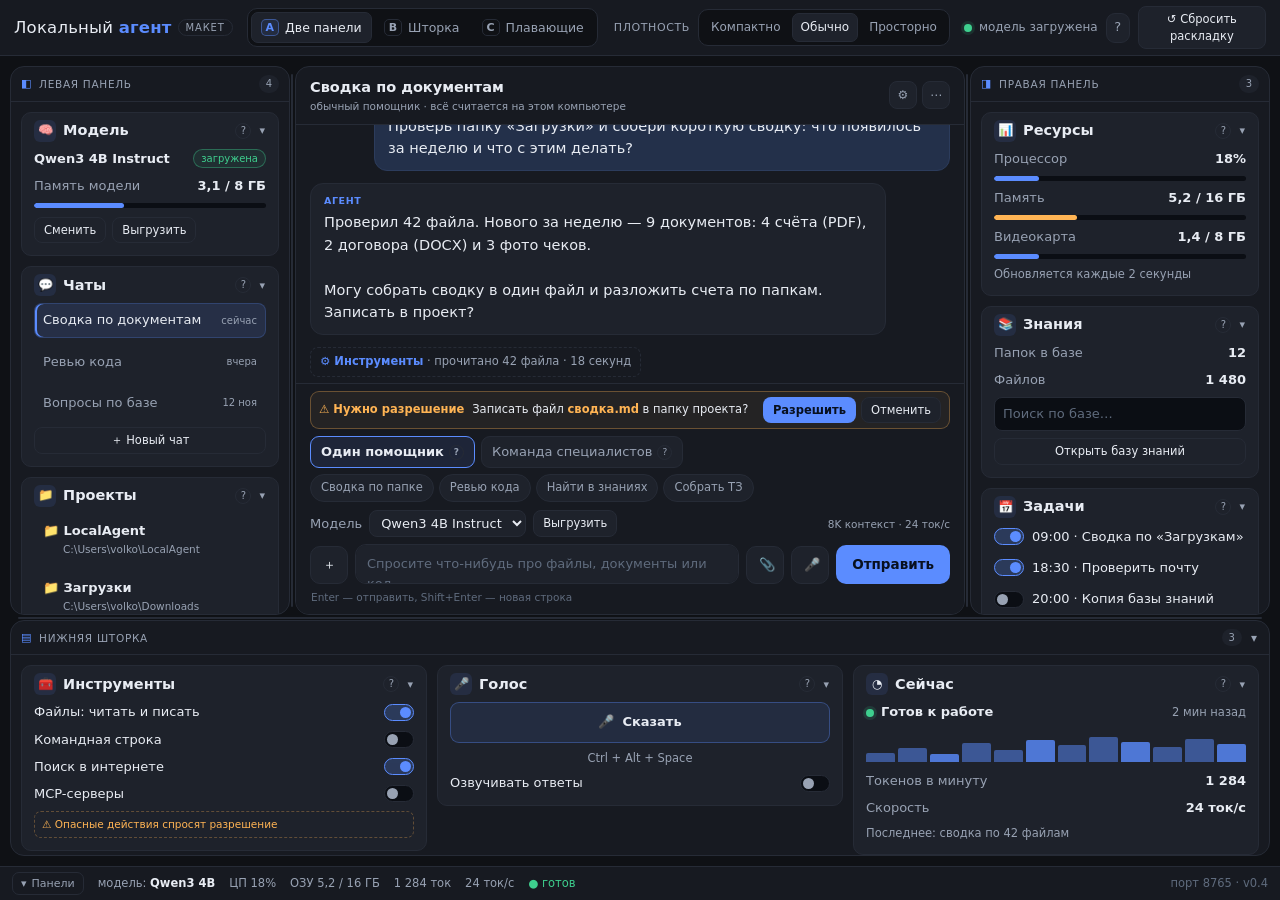
<file: docs/mockups/layout_v1.html>
<!DOCTYPE html>
<html lang="ru">
<head>
<meta charset="utf-8">
<meta name="viewport" content="width=device-width, initial-scale=1">
<title>Локальный агент — макет рабочего пространства</title>
<!--
  Макет рабочего пространства «Локального агента».
  Один файл, без сети, без библиотек. Палитра и шрифт — как в app/ui/style.css.
  Варианты: A (две панели), B (левая панель + шторка), C (вкладки + плавающие блоки).
-->
<style>
/* ================= Палитра и плотность ================= */
:root{
  --bg:#0f1115; --panel:#171a21; --panel2:#1e222b; --text:#e8ecf3; --muted:#98a2b3;
  --accent:#5b8cff; --ok:#3ecf8e; --warn:#ffb454; --err:#ff6b6b; --line:#262b36;
  --bg3:#0b0e14;
}
*{box-sizing:border-box}
html,body{height:100%;overflow:hidden}
body{
  margin:0;background:var(--bg);color:var(--text);
  font:15px/1.55 "Segoe UI",system-ui,sans-serif;
  display:flex;flex-direction:column;
  -webkit-font-smoothing:antialiased;
}
body[data-density="compact"]{
  --fs:13px;--fs2:12px;--fs3:10.5px;--gap:6px;--pad:8px;--pad2:10px;
  --r:8px;--r2:10px;--headH:28px;--icon:18px;--floatW:246px;
}
body[data-density="normal"]{
  --fs:14.5px;--fs2:13px;--fs3:11.5px;--gap:10px;--pad:12px;--pad2:14px;
  --r:10px;--r2:12px;--headH:36px;--icon:22px;--floatW:270px;
}
body[data-density="roomy"]{
  --fs:16px;--fs2:14px;--fs3:12.5px;--gap:14px;--pad:16px;--pad2:18px;
  --r:12px;--r2:14px;--headH:42px;--icon:24px;--floatW:292px;
}
button{font:inherit;color:inherit}
.muted{color:var(--muted)}
.tiny{font-size:var(--fs3);line-height:1.45;color:var(--muted)}
.center{text-align:center}

/* тонкие полосы прокрутки — как в приложении */
*{scrollbar-width:thin;scrollbar-color:transparent transparent}
*:hover{scrollbar-color:rgba(255,255,255,.16) transparent}
::-webkit-scrollbar{width:8px;height:8px}
::-webkit-scrollbar-track{background:transparent}
::-webkit-scrollbar-thumb{background:transparent;border-radius:8px;border:2px solid transparent;background-clip:content-box}
*:hover::-webkit-scrollbar-thumb{background:rgba(255,255,255,.16);background-clip:content-box}
*:hover::-webkit-scrollbar-thumb:hover{background:rgba(255,255,255,.32);background-clip:content-box}
::-webkit-scrollbar-corner{background:transparent}

/* ================= Верхняя строка ================= */
.topbar{
  flex:none;display:flex;align-items:center;gap:14px;
  height:56px;padding:0 14px;background:var(--panel);
  border-bottom:1px solid var(--line);position:relative;z-index:60;
}
.brand{font-size:16.5px;letter-spacing:.2px;white-space:nowrap}
.brand b{color:var(--accent);font-weight:700}
.brand .tag{
  font-size:10px;text-transform:uppercase;letter-spacing:.8px;color:var(--muted);
  border:1px solid var(--line);border-radius:99px;padding:2px 7px;margin-left:6px;vertical-align:2px;
}
.seg{display:flex;gap:2px;padding:3px;background:var(--bg);border:1px solid var(--line);border-radius:10px}
.seg button{
  display:inline-flex;align-items:center;gap:6px;border:1px solid transparent;
  background:transparent;color:var(--muted);border-radius:7px;padding:5px 9px;
  font-size:12.5px;cursor:pointer;white-space:nowrap;transition:background .12s,color .12s;
}
.seg button:hover{color:var(--text)}
.seg button.active{background:var(--panel2);color:var(--text);border-color:var(--line)}
.seg button i{
  font-style:normal;font-weight:700;font-size:11px;line-height:1;
  color:var(--muted);border:1px solid var(--line);border-radius:5px;padding:2px 4px;
}
.seg button.active i{color:var(--accent);border-color:rgba(91,140,255,.45);background:rgba(91,140,255,.1)}
.densityWrap{display:flex;align-items:center;gap:8px;margin-left:2px}
.densityWrap .lbl{font-size:11px;text-transform:uppercase;letter-spacing:.6px;color:var(--muted)}
.seg.small button{font-size:12px;padding:4px 8px}
.topRight{margin-left:auto;display:flex;align-items:center;gap:8px}
.status{display:flex;align-items:center;gap:7px;font-size:12px;color:var(--muted);white-space:nowrap}
.dot{width:8px;height:8px;border-radius:50%;background:var(--err);flex:none}
.dot.on{background:var(--ok);box-shadow:0 0 0 3px rgba(62,207,142,.12)}
.iconBtn{
  width:30px;height:30px;border-radius:9px;border:1px solid var(--line);
  background:var(--panel2);color:var(--muted);cursor:pointer;font-size:13px;
  display:inline-grid;place-items:center;padding:0;
}
.iconBtn:hover{color:var(--text);border-color:var(--accent)}
button.ghost{
  background:var(--panel2);color:var(--text);border:1px solid var(--line);
  border-radius:10px;padding:8px 12px;cursor:pointer;font-size:13px;
}
button.ghost:hover{border-color:var(--accent)}
button.ghost.tiny{padding:4px 9px;border-radius:8px;font-size:11.5px}
button.ghost.wide{width:100%;text-align:center}
button.primary{
  background:var(--accent);color:#08101f;border:0;border-radius:10px;
  padding:9px 16px;font-weight:600;cursor:pointer;font-size:13.5px;
}
button.primary:hover{filter:brightness(1.06)}
button.primary.tiny{padding:4px 10px;font-size:11.5px;border-radius:8px}

/* ================= Сетка приложения ================= */
.app{flex:1;min-height:0;display:flex;flex-direction:column}
.work{flex:1;min-height:0;padding:var(--gap);display:grid;position:relative}
.mtabs{display:none}

/* A: две панели + центр */
.app[data-variant="A"] .work{
  grid-template-columns:var(--leftW,280px) 5px minmax(0,1fr) 5px var(--rightW,300px);
  grid-template-rows:minmax(0,1fr) 5px var(--dockH,236px);
}
.app[data-variant="A"] .zone-left{grid-column:1;grid-row:1}
.app[data-variant="A"] .vres-left{grid-column:2;grid-row:1}
.app[data-variant="A"] .stage{grid-column:3;grid-row:1}
.app[data-variant="A"] .vres-right{grid-column:4;grid-row:1}
.app[data-variant="A"] .zone-right{grid-column:5;grid-row:1}
.app[data-variant="A"] .hres{grid-column:1/-1;grid-row:2}
.app[data-variant="A"] .zone-bottom{grid-column:1/-1;grid-row:3}

/* B: одна левая панель + шторка */
.app[data-variant="B"] .work{
  grid-template-columns:var(--leftW,300px) 5px minmax(0,1fr);
  grid-template-rows:minmax(0,1fr) 5px var(--dockH,300px);
}
.app[data-variant="B"] .zone-left{grid-column:1;grid-row:1}
.app[data-variant="B"] .vres-left{grid-column:2;grid-row:1}
.app[data-variant="B"] .stage{grid-column:3;grid-row:1}
.app[data-variant="B"] .zone-right{display:none}
.app[data-variant="B"] .vres-right{display:none}
.app[data-variant="B"] .hres{grid-column:1/-1;grid-row:2}
.app[data-variant="B"] .zone-bottom{grid-column:1/-1;grid-row:3}

/* ================= Панели и блоки ================= */
.zone{
  display:flex;flex-direction:column;min-width:0;min-height:0;
  background:var(--panel);border:1px solid var(--line);border-radius:14px;
  overflow:hidden;transition:border-color .15s;
}
.zone.over{border-color:var(--accent);box-shadow:0 0 0 1px rgba(91,140,255,.25) inset}
.zoneHead{
  flex:none;display:flex;align-items:center;gap:7px;
  padding:8px 10px;border-bottom:1px solid var(--line);
  font-size:10.5px;text-transform:uppercase;letter-spacing:.7px;color:var(--muted);
}
.zoneHead .zi{color:var(--accent);font-size:11px;line-height:1}
.zoneHead .cnt{
  margin-left:auto;font-size:10px;color:var(--muted);background:var(--panel2);
  border-radius:99px;padding:1px 7px;letter-spacing:0;
}
.zoneHead .zBtn{
  border:0;background:transparent;color:var(--muted);cursor:pointer;
  padding:0 2px;font-size:12px;line-height:1;
}
.zoneHead .zBtn:hover{color:var(--text)}
.zoneBody{
  flex:1;min-height:0;overflow-y:auto;overflow-x:hidden;
  display:flex;flex-direction:column;gap:var(--gap);padding:var(--gap);
  position:relative;
}
.zone-bottom .zoneBody{
  display:grid;grid-template-columns:repeat(auto-fit,minmax(210px,1fr));
  align-items:start;
}
.zoneBody.over{background:rgba(91,140,255,.035)}
.zoneBody:empty::before{
  content:"Перетащите сюда блоки";
  display:grid;place-items:center;min-height:90px;padding:14px;
  border:1px dashed var(--line);border-radius:var(--r);
  color:var(--muted);font-size:var(--fs3);text-align:center;
}

.block{
  background:var(--panel2);border:1px solid var(--line);border-radius:var(--r);
  min-width:0;display:flex;flex-direction:column;position:relative;
  transition:border-color .12s,box-shadow .12s;
}
.block:hover{border-color:#333b4a}
.block.collapsed .blockBody{display:none}
.blockHead{
  display:flex;align-items:center;gap:7px;min-height:var(--headH);
  padding:6px var(--pad);cursor:grab;touch-action:none;
  user-select:none;-webkit-user-select:none;
}
.blockHead:active{cursor:grabbing}
.blockHead .bIco{
  width:var(--icon);height:var(--icon);flex:none;border-radius:6px;
  background:rgba(91,140,255,.11);display:grid;place-items:center;
  font-size:calc(var(--icon) * .56);line-height:1;
}
.blockHead .bTtl{
  font-size:var(--fs);font-weight:600;white-space:nowrap;
  overflow:hidden;text-overflow:ellipsis;min-width:0;
}
.blockHead .help{
  margin-left:auto;flex:none;width:16px;height:16px;border-radius:50%;
  border:1px solid var(--line);background:transparent;color:var(--muted);
  font-size:10px;line-height:1;cursor:help;display:grid;place-items:center;padding:0;
}
.blockHead .help:hover{color:var(--text);border-color:var(--accent)}
.blockHead .chev{
  flex:none;border:0;background:transparent;color:var(--muted);cursor:pointer;
  font-size:11px;line-height:1;padding:2px 1px;
}
.blockHead .chev:hover{color:var(--text)}
.blockBody{padding:0 var(--pad) var(--pad);display:flex;flex-direction:column;gap:7px;min-width:0}
.blockPh{
  border:1px dashed var(--accent);border-radius:var(--r);
  background:rgba(91,140,255,.06);flex:none;
}
body.dragging,body.dragging *{user-select:none!important;cursor:grabbing!important}
.block.isDragging{
  position:fixed;z-index:600;pointer-events:none;opacity:.97;
  box-shadow:0 26px 60px rgba(0,0,0,.6);transform:scale(1.012);
  overflow:hidden;margin:0;
}

/* содержимое блоков */
.bRow{display:flex;align-items:center;gap:8px;justify-content:space-between;min-width:0}
.bName{font-size:var(--fs2);font-weight:600;overflow:hidden;text-overflow:ellipsis;white-space:nowrap}
.badge{
  flex:none;font-size:10px;padding:1px 7px;border-radius:99px;
  border:1px solid var(--line);color:var(--muted);white-space:nowrap;
}
.badge.ok{color:var(--ok);border-color:rgba(62,207,142,.38);background:rgba(62,207,142,.08)}
.kv{display:flex;align-items:center;justify-content:space-between;gap:10px;font-size:var(--fs2);color:var(--muted)}
.kv b{color:var(--text);font-weight:600;white-space:nowrap}
.mbar{height:5px;border-radius:99px;background:var(--bg3);overflow:hidden}
.mbar i{display:block;height:100%;background:var(--accent);border-radius:99px}
.mbar i.warn{background:var(--warn)}
.bBtns{display:flex;gap:6px;flex-wrap:wrap;margin-top:2px}
.bInput{
  width:100%;background:var(--bg3);color:var(--text);border:1px solid var(--line);
  border-radius:8px;padding:6px 8px;font:inherit;font-size:var(--fs2);min-width:0;
}
.bInput:focus{outline:none;border-color:var(--accent)}
.bInput::placeholder{color:#5f6b7d}

.listItem{
  display:flex;align-items:center;gap:8px;padding:6px 8px;border-radius:8px;
  font-size:var(--fs2);color:var(--muted);cursor:pointer;border:1px solid transparent;
}
.listItem:hover{background:rgba(255,255,255,.035);color:var(--text)}
.listItem.active{
  background:rgba(91,140,255,.13);color:var(--text);
  border-color:rgba(91,140,255,.22);box-shadow:inset 2px 0 0 var(--accent);
}
.listItem .liT{flex:1;min-width:0;overflow:hidden;text-overflow:ellipsis;white-space:nowrap}
.listItem .liM{flex:none;font-size:10px;color:var(--muted)}
.proj{padding:6px 8px;border-radius:8px;cursor:pointer;border:1px solid transparent}
.proj:hover{background:rgba(255,255,255,.035);border-color:var(--line)}
.projT{font-size:var(--fs2);color:var(--text);font-weight:600;display:flex;gap:6px;align-items:center}
.projP{font-size:10.5px;color:var(--muted);white-space:nowrap;overflow:hidden;text-overflow:ellipsis;padding-left:20px}
.task{display:flex;align-items:center;gap:8px;font-size:var(--fs2);color:var(--text);padding:2px 0;min-width:0}
.task span:last-child{overflow:hidden;text-overflow:ellipsis;white-space:nowrap}
.sw{
  flex:none;width:30px;height:17px;border-radius:99px;background:var(--bg3);
  border:1px solid var(--line);position:relative;cursor:pointer;transition:.15s;padding:0;
}
.sw::after{
  content:"";position:absolute;left:2px;top:2px;width:11px;height:11px;border-radius:50%;
  background:var(--muted);transition:.15s;
}
.sw.on{background:rgba(91,140,255,.22);border-color:var(--accent)}
.sw.on::after{left:15px;background:var(--accent)}
.checkRow{display:flex;align-items:center;justify-content:space-between;gap:10px;font-size:var(--fs2);color:var(--text);cursor:pointer}
.chips{display:flex;gap:5px;flex-wrap:wrap}
.roleChip{
  font-size:10.5px;color:var(--accent);border:1px solid rgba(91,140,255,.3);
  background:rgba(91,140,255,.08);border-radius:99px;padding:2px 8px;white-space:nowrap;
}
.roleChip.add{color:var(--muted);border-color:var(--line);background:transparent;cursor:pointer}
.micBtn{
  display:flex;align-items:center;justify-content:center;gap:8px;width:100%;
  background:rgba(91,140,255,.1);border:1px solid rgba(91,140,255,.35);color:var(--text);
  border-radius:9px;padding:9px 10px;font-size:var(--fs2);font-weight:600;cursor:pointer;
}
.micBtn:hover{background:rgba(91,140,255,.18);border-color:var(--accent)}
.warnNote{
  font-size:10.5px;line-height:1.4;color:var(--warn);
  border:1px dashed rgba(255,180,84,.3);border-radius:7px;padding:5px 7px;
}
.nowRow{display:flex;align-items:center;gap:7px;font-size:var(--fs2)}
.nowRow b{font-weight:600}
.nowRow .tiny{margin-left:auto}
.live{
  width:8px;height:8px;border-radius:50%;background:var(--ok);flex:none;
  box-shadow:0 0 0 3px rgba(62,207,142,.14);animation:pulse 1.6s infinite;
}
@keyframes pulse{50%{opacity:.4}}
.spark{display:flex;align-items:flex-end;gap:3px;height:34px;padding:2px 0}
.spark i{
  flex:1;background:var(--accent);opacity:.5;border-radius:2px 2px 0 0;min-height:3px;
}
.spark i:nth-child(3n){opacity:.8}

/* ================= Центральный чат ================= */
.stage{
  display:flex;flex-direction:column;min-width:0;min-height:0;
  background:var(--panel);border:1px solid var(--line);border-radius:14px;
  overflow:hidden;position:relative;z-index:1;
}
.chatTop{
  flex:none;display:flex;align-items:center;gap:10px;
  padding:9px var(--pad2);border-bottom:1px solid var(--line);min-width:0;
}
.chatTop .ct{min-width:0}
.chatTop .t{
  font-size:var(--fs);font-weight:600;white-space:nowrap;
  overflow:hidden;text-overflow:ellipsis;
}
.chatTop .s{font-size:10.5px;color:var(--muted);white-space:nowrap;overflow:hidden;text-overflow:ellipsis}
.chatTools{margin-left:auto;display:flex;gap:5px;flex:none}
.chatTools button{
  width:28px;height:28px;border-radius:8px;border:1px solid var(--line);
  background:var(--panel2);color:var(--muted);cursor:pointer;font-size:12px;
  display:grid;place-items:center;padding:0;
}
.chatTools button:hover{color:var(--text);border-color:var(--accent)}
.chatScroll{flex:1;min-height:0;overflow-y:auto;padding:var(--pad2) var(--pad2) 6px;display:flex;flex-direction:column}
.chatInner{width:100%;max-width:820px;margin:0 auto}
.chatScroll>.chatInner{display:flex;flex-direction:column;flex:1}
.msgs{display:flex;flex-direction:column;gap:12px}
.chatScroll .msgs{margin-top:auto}
.msg{
  max-width:90%;padding:10px 13px;border-radius:13px;
  font-size:var(--fs);line-height:1.55;white-space:pre-wrap;overflow-wrap:break-word;
}
.msg.user{align-self:flex-end;background:#23304a;border:1px solid #2c3c5c}
.msg.bot{align-self:flex-start;background:var(--panel2);border:1px solid var(--line)}
.msg .who{
  display:block;font-size:9.5px;text-transform:uppercase;letter-spacing:.6px;
  color:var(--accent);margin-bottom:3px;font-weight:600;
}
.toolLine{
  align-self:flex-start;max-width:90%;font-size:var(--fs3);color:var(--muted);
  border:1px dashed var(--line);border-radius:8px;padding:5px 9px;
}
.toolLine b{color:var(--accent);font-weight:600}
.approveBar{
  display:flex;align-items:center;gap:8px;flex-wrap:wrap;
  border:1px solid rgba(255,180,84,.32);background:rgba(255,180,84,.06);
  border-radius:9px;padding:5px 8px;margin:0 0 7px;font-size:var(--fs3);color:var(--text);
}
.approveBar .aWarn{color:var(--warn);font-weight:600;white-space:nowrap}
.approveBar .aTxt{min-width:0;overflow:hidden;text-overflow:ellipsis;white-space:nowrap}
.approveBar .aTxt b{color:var(--warn);font-weight:600}
.approveBar .aBtns{margin-left:auto;display:flex;gap:5px;flex:none}
.modeRow{display:flex;gap:6px;flex-wrap:wrap;align-items:center;padding:0 0 6px}
.mode{
  display:inline-flex;align-items:center;gap:5px;background:var(--panel2);
  border:1px solid var(--line);color:var(--muted);border-radius:9px;
  padding:5px 10px;cursor:pointer;font-size:var(--fs2);
}
.mode:hover{color:var(--text);border-color:var(--accent)}
.mode.active{color:var(--text);border-color:var(--accent);background:rgba(91,140,255,.1);font-weight:600}
.mode .help,.chip .help{
  width:15px;height:15px;border-radius:50%;border:1px solid var(--line);
  display:inline-grid;place-items:center;font-size:9px;color:var(--muted);cursor:help;flex:none;
}
.tplRow{display:flex;gap:5px;flex-wrap:wrap;padding:0 0 8px}
.chip{
  background:var(--panel2);border:1px solid var(--line);color:var(--muted);
  border-radius:99px;padding:4px 10px;font-size:var(--fs3);cursor:pointer;
}
.chip:hover{color:var(--text);border-color:var(--accent)}
.compWrap{flex:none;border-top:1px solid var(--line);padding:7px var(--pad2) 9px;background:var(--panel)}
.modelRow{display:flex;align-items:center;gap:7px;flex-wrap:wrap;font-size:var(--fs2);color:var(--muted);padding:0 0 7px}
.modelRow select{
  background:var(--panel2);color:var(--text);border:1px solid var(--line);
  border-radius:8px;padding:4px 7px;font:inherit;font-size:var(--fs2);max-width:300px;
}
.modelRow .sub{margin-left:auto;font-size:10.5px;color:var(--muted);white-space:nowrap}
.composer{display:flex;gap:7px;align-items:flex-end}
.composer textarea{
  flex:1;min-width:0;resize:none;background:var(--panel2);color:var(--text);
  border:1px solid var(--line);border-radius:11px;padding:9px 11px;
  font:inherit;font-size:var(--fs2);line-height:1.5;max-height:150px;min-height:38px;
}
.composer textarea:focus{outline:none;border-color:var(--accent)}
.composer textarea::placeholder{color:#5f6b7d}
.composer .iconBtn{width:38px;height:38px;border-radius:10px}
.hint{font-size:10.5px;color:#5f6b7d;padding:5px 1px 0}

/* ================= Статусная строка ================= */
.statusbar{
  flex:none;display:flex;align-items:center;gap:14px;flex-wrap:nowrap;
  padding:5px 12px;border-top:1px solid var(--line);background:var(--panel);
  font-size:11.5px;color:var(--muted);min-height:31px;z-index:50;
}
.sbBtn{
  display:inline-flex;align-items:center;gap:5px;background:transparent;
  border:1px solid var(--line);color:var(--muted);border-radius:7px;
  padding:2px 8px;font:inherit;font-size:11px;cursor:pointer;flex:none;
}
.sbBtn:hover{color:var(--text);border-color:var(--accent)}
.sbItem{white-space:nowrap;overflow:hidden;text-overflow:ellipsis}
.sbItem b{color:var(--text);font-weight:600}
.sbOk{color:var(--ok)}
.sbRight{margin-left:auto;color:#5f6b7d;white-space:nowrap;flex:none}

/* ================= Разделители ================= */
.res{position:relative;background:transparent;touch-action:none;z-index:20}
.res.vres{cursor:col-resize}
.res.hres{cursor:row-resize}
.res::after{
  content:"";position:absolute;background:var(--line);border-radius:2px;transition:background .12s;
}
.res.vres::after{top:8px;bottom:8px;left:1px;width:2px}
.res.hres::after{left:8px;right:8px;top:2px;height:2px}
.res:hover::after,.res.active::after{background:var(--accent)}
.res.active{background:rgba(91,140,255,.05)}

/* ================= Вариант C ================= */
.ctabs{display:none}
.app[data-variant="C"] .ctabs{
  flex:none;display:flex;gap:3px;padding:6px var(--gap);
  background:var(--panel);border-bottom:1px solid var(--line);overflow-x:auto;
}
.ctab{
  border:1px solid transparent;background:transparent;color:var(--muted);
  border-radius:8px;padding:6px 12px;font-size:12.5px;cursor:pointer;white-space:nowrap;
}
.ctab:hover{color:var(--text);background:var(--panel2)}
.ctab.active{color:var(--text);background:var(--panel2);border-color:var(--line)}
.ctab.active::before{content:"";display:inline-block;width:6px;height:6px;border-radius:50%;background:var(--accent);margin-right:7px;vertical-align:1px}
.app[data-variant="C"] .work{
  display:flex;position:relative;padding:0;
  background-image:radial-gradient(rgba(255,255,255,.032) 1px,transparent 1px);
  background-size:22px 22px;
}
.app[data-variant="C"] .zone{display:contents}
.app[data-variant="C"] .zoneBody{display:contents}
.app[data-variant="C"] .zoneHead{display:none}
.app[data-variant="C"] .vres,.app[data-variant="C"] .hres{display:none}
.app[data-variant="C"] .stage{
  width:min(840px,calc(100% - 580px));height:calc(100% - 228px);
  margin:12px auto 0;box-shadow:0 18px 46px rgba(0,0,0,.35);
}
.app[data-variant="C"] .block{
  position:absolute;width:var(--floatW);z-index:4;
  box-shadow:0 12px 30px rgba(0,0,0,.38);
}
.app[data-variant="C"] .block:hover{box-shadow:0 16px 38px rgba(0,0,0,.46)}
.app[data-variant="C"] .block .blockHead{cursor:grab}
.cph{
  position:absolute;inset:0;z-index:40;background:var(--bg);
  display:none;align-items:center;justify-content:center;padding:24px;
}
.cph.show{display:flex}
.cphCard{
  max-width:440px;width:100%;text-align:center;background:var(--panel);
  border:1px solid var(--line);border-radius:16px;padding:26px 24px;
}
.cphIco{font-size:34px;line-height:1;margin-bottom:8px}
.cphCard h3{margin:0 0 6px;font-size:17px}
.cphCard p{margin:0 0 16px;color:var(--muted);font-size:13px;line-height:1.55}

/* ================= Подсказки, модальное окно, тост ================= */
.tip{
  position:fixed;z-index:900;max-width:280px;left:-9999px;top:-9999px;
  background:var(--bg3);border:1px solid var(--line);color:var(--text);
  padding:8px 10px;border-radius:9px;font-size:12px;line-height:1.45;
  box-shadow:0 14px 34px rgba(0,0,0,.55);opacity:0;transform:translateY(4px);
  transition:opacity .12s,transform .12s;pointer-events:none;
}
.tip.show{opacity:1;transform:none}
.modalBack{
  position:fixed;inset:0;background:rgba(4,6,10,.72);z-index:800;
  display:none;align-items:center;justify-content:center;padding:20px;
}
.modalBack.show{display:flex}
.modal{
  background:var(--panel);border:1px solid var(--line);border-radius:16px;
  width:100%;max-width:520px;max-height:82vh;overflow-y:auto;padding:20px 22px;
  box-shadow:0 30px 80px rgba(0,0,0,.6);
}
.modal h3{margin:0 0 4px;font-size:17px}
.modal .lead{color:var(--muted);font-size:12.5px;margin:0 0 14px}
.modal ul{margin:0 0 16px;padding-left:19px}
.modal li{font-size:13px;line-height:1.55;margin:7px 0}
.modal li b{color:var(--text)}
.modal li .k{
  font-size:11px;border:1px solid var(--line);background:var(--panel2);
  border-radius:5px;padding:1px 5px;color:var(--text);
}
.toast{
  position:fixed;left:50%;bottom:42px;transform:translateX(-50%) translateY(6px);
  background:var(--panel2);border:1px solid var(--line);color:var(--text);
  padding:9px 15px;border-radius:10px;font-size:12.5px;opacity:0;
  pointer-events:none;transition:.2s;z-index:950;max-width:80vw;
  box-shadow:0 16px 40px rgba(0,0,0,.5);
}
.toast.show{opacity:1;transform:translateX(-50%)}

/* ================= Узкие экраны ================= */
@media (max-width:1200px){
  .seg button span{display:none}
  .seg button{padding:5px 8px}
  .densityWrap .lbl{display:none}
}

/* A: правая панель уходит вниз, шторка — тонкая полоса и открывается поверх */
@media (max-width:1100px){
  .app[data-variant="A"] .work{
    grid-template-columns:var(--leftW,280px) 5px minmax(0,1fr);
    grid-template-rows:minmax(0,1fr) 236px 5px 40px;
  }
  .app[data-variant="A"] .zone-left{grid-column:1;grid-row:1/span 2}
  .app[data-variant="A"] .vres-left{grid-column:2;grid-row:1/span 2}
  .app[data-variant="A"] .stage{grid-column:3;grid-row:1}
  .app[data-variant="A"] .zone-right{grid-column:3;grid-row:2;border-radius:12px}
  .app[data-variant="A"] .vres-right{display:none}
  .app[data-variant="A"] .hres{grid-column:1/-1;grid-row:3;display:none}
  .app[data-variant="A"] .zone-bottom{grid-column:1/-1;grid-row:4}
  .app[data-variant="A"] .zone-bottom .zoneBody{display:none}
  .app[data-variant="A"].dockOpen .work{grid-template-rows:minmax(0,1fr) 236px 5px 0}
  .app[data-variant="A"].dockOpen .zone-bottom{
    position:fixed;left:0;right:0;bottom:31px;height:min(46vh,270px);z-index:70;
    border-radius:14px 14px 0 0;border-bottom:0;
    box-shadow:0 -18px 44px rgba(0,0,0,.55);
  }
  .app[data-variant="A"].dockOpen .zone-bottom .zoneBody{display:grid}
  .app[data-variant="A"] .zone-right .zoneBody{
    display:flex;flex-direction:row;overflow-x:auto;overflow-y:hidden;
    gap:var(--gap);align-items:stretch;
  }
  .app[data-variant="A"] .zone-right .block{flex:0 0 255px}
  .app[data-variant="A"] .zone-right .blockBody{overflow-y:auto}
}

/* На средней ширине убираем второстепенные подсказки — чат должен остаться высоким */
@media (min-width:821px) and (max-width:1100px){
  .app[data-variant="A"] .tplRow,
  .app[data-variant="A"] .hint{display:none}
  .app[data-variant="A"] .compWrap{padding-top:5px}
}

/* C: плавающие блоки становятся списком, когда им мало места (см. JS) */
.app[data-variant="C"].list .work{
  display:flex;flex-direction:column;overflow-y:auto;overflow-x:hidden;
  padding:0 0 var(--gap);background-image:none;
}
.app[data-variant="C"].list .stage{
  width:auto;height:78vh;flex:none;margin:0 0 var(--gap);
  border-radius:0;border-left:0;border-right:0;box-shadow:none;
}
.app[data-variant="C"].list .zone{
  display:flex;flex-direction:column;flex:none;height:auto;
  border-radius:0;border-left:0;border-right:0;border-bottom:0;
}
.app[data-variant="C"].list .zoneBody{display:grid;grid-template-columns:1fr;padding:var(--gap)}
.app[data-variant="C"].list .zoneHead{display:flex}
.app[data-variant="C"].list .block{position:static;width:auto;box-shadow:none}
.app[data-variant="C"].list .zone-left{order:2}
.app[data-variant="C"].list .stage{order:1}
.app[data-variant="C"].list .zone-right{order:3}
.app[data-variant="C"].list .zone-bottom{order:4}
.app[data-variant="C"].list .zone-bottom .zoneBody{grid-template-columns:1fr}

/* Свёрнутая шторка: остаётся только полоса с заголовком */
@media (min-width:821px){
  .app[data-variant="A"].dockCollapsed .zone-bottom .zoneBody,
  .app[data-variant="B"].dockCollapsed .zone-bottom .zoneBody{display:none}
}

/* A/B: панели становятся вкладками */
@media (max-width:820px){
  .topbar{height:52px;gap:8px;padding:0 10px}
  .brand{font-size:15px}
  .brand .tag{display:none}
  .topStatus{display:none}
  .topRight{gap:6px}
  .statusbar{gap:9px;overflow:hidden}
  .sbRight{display:none}
  .sbItem:nth-of-type(n+5){display:none}
  .app[data-variant="A"] .work,
  .app[data-variant="B"] .work{
    display:flex;flex-direction:column;padding:var(--gap);gap:var(--gap);
  }
  .mtabs{display:flex;gap:5px;flex:none;overflow-x:auto}
  .mtab{
    flex:none;border:1px solid var(--line);background:transparent;color:var(--muted);
    border-radius:8px;padding:5px 11px;font-size:12px;cursor:pointer;
  }
  .mtab.active{background:var(--panel2);color:var(--text);border-color:var(--accent)}
  .app[data-variant="A"] .work>.zone,
  .app[data-variant="A"] .work>.stage,
  .app[data-variant="B"] .work>.zone,
  .app[data-variant="B"] .work>.stage{
    display:none!important;flex:1 1 auto;min-height:0;
    width:auto!important;height:auto!important;border-radius:var(--r2);
  }
  .app[data-variant="A"] .work[data-mtab="left"]>.zone-left,
  .app[data-variant="A"] .work[data-mtab="right"]>.zone-right,
  .app[data-variant="A"] .work[data-mtab="bottom"]>.zone-bottom,
  .app[data-variant="A"] .work[data-mtab="stage"]>.stage,
  .app[data-variant="B"] .work[data-mtab="left"]>.zone-left,
  .app[data-variant="B"] .work[data-mtab="bottom"]>.zone-bottom,
  .app[data-variant="B"] .work[data-mtab="stage"]>.stage{display:flex!important}
  .app[data-variant="A"] .work .vres,
  .app[data-variant="A"] .work .hres,
  .app[data-variant="B"] .work .vres,
  .app[data-variant="B"] .work .hres{display:none!important}
  .app[data-variant="A"] .zoneBody,
  .app[data-variant="B"] .zoneBody{grid-template-columns:1fr!important}
  .app[data-variant="A"] .zone-left .zoneBody,
  .app[data-variant="A"] .zone-right .zoneBody,
  .app[data-variant="B"] .zone-left .zoneBody{display:flex;flex-direction:column}
  .app[data-variant="A"] .zone-right .block{flex:0 0 auto}
  .app[data-variant="A"] .zone-bottom .zoneBody,
  .app[data-variant="B"] .zone-bottom .zoneBody{grid-template-columns:1fr!important}
  .app[data-variant="A"] .zone-bottom .zoneBody{display:grid!important}
  .app[data-variant="A"] .zone-bottom,
  .app[data-variant="A"].dockOpen .zone-bottom{
    position:static!important;left:auto;right:auto;bottom:auto;
    height:auto!important;border-radius:var(--r2);
    border-bottom:1px solid var(--line);box-shadow:none;
  }
  .chatScroll{padding:12px 12px 4px}
  .compWrap{padding:6px 12px 8px}
}
@media (max-width:560px){
  .topbar{gap:5px;padding:0 8px}
  .brand b{display:inline}
  .brand{font-size:14px;max-width:96px;overflow:hidden;text-overflow:ellipsis}
  .seg.small button{font-size:10.5px;padding:4px 5px}
  .topRight .ghost span{display:none}
  .chatTop .s{display:none}
  .statusbar .sbItem:nth-of-type(n+3){display:none}
  .modelRow .sub{display:none}
}
@media (prefers-reduced-motion:reduce){
  *{animation:none!important;transition:none!important}
}
</style>
</head>
<body data-density="normal" data-variant="A">
<noscript><div style="padding:20px">Для макета нужен JavaScript.</div></noscript>

<header class="topbar">
  <div class="brand">Локальный <b>агент</b><span class="tag">макет</span></div>

  <div class="seg" id="variantSeg" role="group" aria-label="Вариант компоновки">
    <button data-variant="A" class="active" data-tip="Вариант A. Две боковые панели и чат в центре. Блоки можно переносить в любую из трёх зон."><i>A</i><span>Две панели</span></button>
    <button data-variant="B" data-tip="Вариант B. Одна левая панель, остальные блоки — в широкой нижней шторке. Больше места чату."><i>B</i><span>Шторка</span></button>
    <button data-variant="C" data-tip="Вариант C. Разделы на весь экран, блоки плавают поверх и двигаются свободно."><i>C</i><span>Плавающие</span></button>
  </div>

  <div class="densityWrap">
    <span class="lbl">Плотность</span>
    <div class="seg small" id="densitySeg" role="group" aria-label="Плотность интерфейса">
      <button data-density="compact" data-tip="Компактно: меньше отступов, больше блоков на экране. Удобно на ноутбуке.">Компактно</button>
      <button data-density="normal" class="active" data-tip="Обычно: базовый размер из приложения — 15 px и отступы 10 px.">Обычно</button>
      <button data-density="roomy" data-tip="Просторно: крупные подписи и отступы. Удобно, если тяжело читать мелкий текст.">Просторно</button>
    </div>
  </div>

  <div class="topRight">
    <span class="status topStatus"><span class="dot on"></span>модель загружена</span>
    <button class="iconBtn" id="helpBtn" aria-label="Как пользоваться макетом" data-tip="Короткая инструкция: перетаскивание, плотность, варианты.">?</button>
    <button class="ghost tiny" id="resetBtn" data-tip="Вернуть блоки, размеры панелей и плотность по умолчанию. Раскладка хранится только на этом компьютере.">↺ <span>Сбросить раскладку</span></button>
  </div>
</header>

<div class="app" id="app" data-variant="A">
  <div class="ctabs" id="ctabs">
    <button class="ctab active" data-ctab="chat">Чат</button>
    <button class="ctab" data-ctab="models">Модели</button>
    <button class="ctab" data-ctab="kb">Знания</button>
    <button class="ctab" data-ctab="tasks">Задачи</button>
    <button class="ctab" data-ctab="team">Команда</button>
    <button class="ctab" data-ctab="settings">Настройки</button>
  </div>

  <div class="work" id="work" data-mtab="stage" data-ctab="chat">
    <div class="mtabs" id="mtabs" role="tablist" aria-label="Панели на узком экране"></div>

    <aside class="zone zone-left" data-zone="left">
      <div class="zoneHead"><span class="zi">◧</span>Левая панель<span class="cnt" id="cnt-left">0</span></div>
      <div class="zoneBody" data-drop="left"></div>
    </aside>

    <div class="res vres vres-left" data-res="left" data-tip="Потяните, чтобы изменить ширину левой панели. Двойной клик — сбросить."></div>

    <main class="stage" id="stage">
      <div class="chatTop">
        <div class="ct">
          <div class="t">Сводка по документам</div>
          <div class="s">обычный помощник · всё считается на этом компьютере</div>
        </div>
        <div class="chatTools">
          <button aria-label="Настройки чата" data-tip="Настройки этого чата: модель, контекст, голос.">⚙</button>
          <button aria-label="Ещё" data-tip="Ещё: экспорт, очистка, закрепление.">⋯</button>
        </div>
      </div>

      <div class="chatScroll" id="chatScroll">
        <div class="chatInner">
          <div class="msgs" id="msgs">
            <div class="msg user">Проверь папку «Загрузки» и собери короткую сводку: что появилось за неделю и что с этим делать?</div>
            <div class="msg bot"><span class="who">Агент</span>Проверил 42 файла. Нового за неделю — 9 документов: 4 счёта (PDF), 2 договора (DOCX) и 3 фото чеков.

Могу собрать сводку в один файл и разложить счета по папкам. Записать в проект?</div>
            <div class="toolLine"><b>⚙ Инструменты</b> · прочитано 42 файла · 18 секунд</div>
          </div>
        </div>
      </div>

      <div class="compWrap">
        <div class="chatInner">
          <div class="approveBar">
            <span class="aWarn">⚠ Нужно разрешение</span>
            <span class="aTxt">Записать файл <b>сводка.md</b> в папку проекта?</span>
            <span class="aBtns"><button class="primary tiny">Разрешить</button><button class="ghost tiny">Отменить</button></span>
          </div>
          <div class="modeRow">
            <button class="mode active" data-mode="agent">Один помощник<span class="help" data-tip="Обычный режим: отвечает одна модель. Быстро и просто для повседневных задач.">?</span></button>
            <button class="mode" data-mode="team">Команда специалистов<span class="help" data-tip="Сложную задачу по очереди разбирают роли: аналитик, разработчик, ревьюер. Дольше, но глубже.">?</span></button>
          </div>
          <div class="tplRow">
            <button class="chip" data-prompt="Собери сводку по папке «Загрузки» за неделю: новые файлы, суммы, что требует внимания.">Сводка по папке</button>
            <button class="chip" data-prompt="Проверь код в папке проекта и предложи улучшения.">Ревью кода</button>
            <button class="chip" data-prompt="Найди в базе знаний всё про договоры за этот год.">Найти в знаниях</button>
            <button class="chip" data-prompt="Собери техническое задание по моему описанию.">Собрать ТЗ</button>
          </div>
          <div class="modelRow">
            <span>Модель</span>
            <select id="modelPick" aria-label="Модель">
              <option>Qwen3 4B Instruct</option>
              <option>Gemma 3 4B</option>
              <option>Qwen3 8B</option>
            </select>
            <button class="ghost tiny">Выгрузить</button>
            <span class="sub">8K контекст · 24 ток/с</span>
          </div>
          <div class="composer">
            <button class="ghost iconBtn" id="newChat" aria-label="Новый чат" data-tip="Начать новый чат. Старый останется в списке слева.">＋</button>
            <textarea id="input" rows="1" placeholder="Спросите что-нибудь про файлы, документы или код…"></textarea>
            <button class="ghost iconBtn" id="attachBtn" aria-label="Прикрепить файл" data-tip="Прикрепить файл: PDF, DOCX, XLSX, CSV, текст. Можно просто перетащить в окно.">📎</button>
            <button class="ghost iconBtn" id="micBtn" aria-label="Голос" data-tip="Голосовой ввод. Горячие клавиши: Ctrl + Alt + Space.">🎤</button>
            <button class="primary" id="send">Отправить</button>
          </div>
          <div class="hint">Enter — отправить, Shift+Enter — новая строка</div>
        </div>
      </div>
    </main>

    <div class="res vres vres-right" data-res="right" data-tip="Потяните, чтобы изменить ширину правой панели. Двойной клик — сбросить."></div>

    <aside class="zone zone-right" data-zone="right">
      <div class="zoneHead"><span class="zi">◨</span>Правая панель<span class="cnt" id="cnt-right">0</span></div>
      <div class="zoneBody" data-drop="right"></div>
    </aside>

    <div class="res hres" data-res="bottom" data-tip="Потяните, чтобы изменить высоту нижней шторки. Двойной клик — сбросить."></div>

    <section class="zone zone-bottom" data-zone="bottom">
      <div class="zoneHead">
        <span class="zi">▤</span>Нижняя шторка<span class="cnt" id="cnt-bottom">0</span>
        <button class="zBtn" id="dockCollapse" aria-label="Свернуть шторку" data-tip="Свернуть или развернуть нижнюю шторку.">▾</button>
      </div>
      <div class="zoneBody" data-drop="bottom"></div>
    </section>

    <div class="cph" id="cph">
      <div class="cphCard">
        <div class="cphIco" id="cphIco">📚</div>
        <h3 id="cphTitle">Раздел</h3>
        <p>В варианте C разделы открываются на весь экран. Здесь будет тот же экран, что и во вкладках приложения — без плавающих блоков, чтобы ничего не мешало.</p>
        <button class="ghost" id="cphBack">← Вернуться в чат</button>
      </div>
    </div>
  </div>
</div>

<footer class="statusbar">
  <button class="sbBtn" id="dockBtn" data-tip="Показать или скрыть нижнюю шторку."><span id="dockChev">▾</span> Панели</button>
  <span class="sbItem" id="sbModel">модель: <b>Qwen3 4B</b></span>
  <span class="sbItem">ЦП 18%</span>
  <span class="sbItem">ОЗУ 5,2 / 16 ГБ</span>
  <span class="sbItem">1 284 ток</span>
  <span class="sbItem">24 ток/с</span>
  <span class="sbItem sbOk">● готов</span>
  <span class="sbRight">порт 8765 · v0.4</span>
</footer>

<div class="tip" id="tip" role="tooltip"></div>
<div class="toast" id="toast" role="status" aria-live="polite"></div>

<div class="modalBack" id="helpModal">
  <div class="modal">
    <h3>Как устроен макет</h3>
    <p class="lead">Это рабочий макет, а не приложение. Всё сохраняется только в этом браузере.</p>
    <ul>
      <li><b>Переносите блоки.</b> Возьмите блок за заголовок и тяните в левую панель, правую или нижнюю шторку. Пунктирная рамка показывает, куда он встанет.</li>
      <li><b>Меняйте размеры.</b> Тяните узкие полоски между панелями. Двойной клик по полоске возвращает исходный размер.</li>
      <li><b>Сравните варианты.</b> Кнопки <span class="k">A</span> <span class="k">B</span> <span class="k">C</span> сверху переключают три компоновки. У каждого варианта свои места блоков.</li>
      <li><b>Подберите плотность.</b> «Компактно / Обычно / Просторно» меняют шрифт и отступы, не трогая палитру.</li>
      <li><b>Сбросьте.</b> Кнопка «Сбросить раскладку» возвращает всё по умолчанию.</li>
      <li><b>Проверьте адаптив.</b> Сузьте окно: при 1100 px правая панель уходит вниз, при 820 px панели становятся вкладками.</li>
    </ul>
    <div style="display:flex;justify-content:flex-end"><button class="primary" id="helpClose">Понятно</button></div>
  </div>
</div>

<script>
(function(){
"use strict";

/* ============ данные блоков ============ */
const BLOCKS = {
  model: {
    icon:"🧠", title:"Модель",
    tip:"Модель — «мозг» агента. Пока она не загружена, чат не отвечает. Память показывает, сколько занято.",
    body: `
      <div class="bRow"><span class="bName">Qwen3 4B Instruct</span><span class="badge ok">загружена</span></div>
      <div class="kv"><span>Память модели</span><b>3,1 / 8 ГБ</b></div>
      <div class="mbar"><i style="width:39%"></i></div>
      <div class="bBtns"><button class="ghost tiny">Сменить</button><button class="ghost tiny">Выгрузить</button></div>`
  },
  resources: {
    icon:"📊", title:"Ресурсы",
    tip:"Сколько процессора, памяти и видеокарты занимает модель. Если память близка к пределу — выгрузите модель.",
    body: `
      <div class="kv"><span>Процессор</span><b>18%</b></div><div class="mbar"><i style="width:18%"></i></div>
      <div class="kv"><span>Память</span><b>5,2 / 16 ГБ</b></div><div class="mbar"><i class="warn" style="width:33%"></i></div>
      <div class="kv"><span>Видеокарта</span><b>1,4 / 8 ГБ</b></div><div class="mbar"><i style="width:18%"></i></div>
      <div class="tiny">Обновляется каждые 2 секунды</div>`
  },
  knowledge: {
    icon:"📚", title:"Знания",
    tip:"База знаний: папки и файлы, которые агент уже прочитал. Поиск идёт по смыслу, без интернета.",
    body: `
      <div class="kv"><span>Папок в базе</span><b>12</b></div>
      <div class="kv"><span>Файлов</span><b>1 480</b></div>
      <input class="bInput" type="text" placeholder="Поиск по базе…" aria-label="Поиск по базе знаний">
      <button class="ghost tiny wide">Открыть базу знаний</button>`
  },
  tasks: {
    icon:"📅", title:"Задачи",
    tip:"Задачи по расписанию. Агент выполнит их сам, результат появится в чатах.",
    body: `
      <div class="task"><span class="sw on" role="switch" aria-checked="true" tabindex="0"></span><span>09:00 · Сводка по «Загрузкам»</span></div>
      <div class="task"><span class="sw on" role="switch" aria-checked="true" tabindex="0"></span><span>18:30 · Проверить почту</span></div>
      <div class="task"><span class="sw" role="switch" aria-checked="false" tabindex="0"></span><span>20:00 · Копия базы знаний</span></div>
      <button class="ghost tiny wide">＋ Новая задача</button>`
  },
  chats: {
    icon:"💬", title:"Чаты",
    tip:"История чатов. Всё хранится на этом компьютере и никуда не отправляется.",
    body: `
      <div class="listItem active"><span class="liT">Сводка по документам</span><span class="liM">сейчас</span></div>
      <div class="listItem"><span class="liT">Ревью кода</span><span class="liM">вчера</span></div>
      <div class="listItem"><span class="liT">Вопросы по базе</span><span class="liM">12 ноя</span></div>
      <button class="ghost tiny wide">＋ Новый чат</button>`
  },
  projects: {
    icon:"📁", title:"Проекты",
    tip:"Рабочие папки, к которым агенту разрешено обращаться. Нажмите на папку, чтобы сделать её основной.",
    body: `
      <div class="proj"><div class="projT">📁 LocalAgent</div><div class="projP">C:\\Users\\volko\\LocalAgent</div></div>
      <div class="proj"><div class="projT">📁 Загрузки</div><div class="projP">C:\\Users\\volko\\Downloads</div></div>
      <button class="ghost tiny wide">＋ Добавить папку</button>`
  },
  roles: {
    icon:"👥", title:"Роли команды",
    tip:"Роли для режима «Команда специалистов». План сам делит задачу между ними.",
    body: `
      <div class="chips"><span class="roleChip">Аналитик</span><span class="roleChip">Разработчик</span><span class="roleChip">Ревьюер</span><span class="roleChip add">＋</span></div>
      <div class="tiny">Настроить роли можно в разделе «Команда».</div>`
  },
  voice: {
    icon:"🎤", title:"Голос",
    tip:"Голосовой ввод и озвучка ответов. Работает без интернета, если скачана модель распознавания.",
    body: `
      <button class="micBtn"><span>🎤</span> Сказать</button>
      <div class="tiny center">Ctrl + Alt + Space</div>
      <label class="checkRow"><span>Озвучивать ответы</span><span class="sw" role="switch" aria-checked="false" tabindex="0"></span></label>`
  },
  tools: {
    icon:"🧰", title:"Инструменты",
    tip:"Что агенту разрешено делать. Опасные действия всегда спрашивают подтверждение.",
    body: `
      <label class="checkRow"><span>Файлы: читать и писать</span><span class="sw on" role="switch" aria-checked="true" tabindex="0"></span></label>
      <label class="checkRow"><span>Командная строка</span><span class="sw" role="switch" aria-checked="false" tabindex="0"></span></label>
      <label class="checkRow"><span>Поиск в интернете</span><span class="sw on" role="switch" aria-checked="true" tabindex="0"></span></label>
      <label class="checkRow"><span>MCP-серверы</span><span class="sw" role="switch" aria-checked="false" tabindex="0"></span></label>
      <div class="warnNote">⚠ Опасные действия спросят разрешение</div>`
  },
  now: {
    icon:"◔", title:"Сейчас",
    tip:"Что агент делает прямо сейчас и с какой скоростью. «Готов» — можно задавать вопрос.",
    body: `
      <div class="nowRow"><span class="live"></span><b>Готов к работе</b><span class="tiny">2 мин назад</span></div>
      <div class="spark" aria-hidden="true">
        <i style="height:30%"></i><i style="height:46%"></i><i style="height:24%"></i><i style="height:62%"></i>
        <i style="height:40%"></i><i style="height:72%"></i><i style="height:54%"></i><i style="height:82%"></i>
        <i style="height:64%"></i><i style="height:50%"></i><i style="height:74%"></i><i style="height:58%"></i>
      </div>
      <div class="kv"><span>Токенов в минуту</span><b>1 284</b></div>
      <div class="kv"><span>Скорость</span><b>24 ток/с</b></div>
      <div class="tiny">Последнее: сводка по 42 файлам</div>`
  }
};

/* ============ раскладки по умолчанию ============ */
const DEFAULTS = {
  A:{
    left:["model","chats","projects","roles"],
    right:["resources","knowledge","tasks"],
    bottom:["tools","voice","now"],
    leftW:280, rightW:300, dockH:236
  },
  B:{
    left:["model","chats","projects","roles"],
    bottom:["resources","knowledge","tasks","tools","voice","now"],
    leftW:300, rightW:300, dockH:260
  },
  C:{
    left:["model","chats","projects","roles"],
    right:["resources","knowledge","tasks","tools"],
    bottom:["voice","now"],
    leftW:280, rightW:300, dockH:236, free:{}
  }
};
const ZONES = ["left","right","bottom"];
const KEY = "localagent.mockup.layout.v1";

/* ============ состояние ============ */
let state = load();
let drag = null;
let toastTimer = 0;

function load(){
  let s = {};
  try { s = JSON.parse(localStorage.getItem(KEY) || "{}") || {}; } catch(e){ s = {}; }
  s.variant = ["A","B","C"].indexOf(s.variant) >= 0 ? s.variant : "A";
  s.density = ["compact","normal","roomy"].indexOf(s.density) >= 0 ? s.density : "normal";
  s.layouts = s.layouts || {};
  s.collapsed = s.collapsed || {};
  s.mtab = s.mtab || "stage";
  s.ctab = s.ctab || "chat";
  s.dockCollapsed = !!s.dockCollapsed;
  s.dockOpen = !!s.dockOpen;
  return s;
}
function save(){
  try { localStorage.setItem(KEY, JSON.stringify(state)); } catch(e){}
}
function clone(o){ return JSON.parse(JSON.stringify(o)); }
function $(sel, root){ return (root || document).querySelector(sel); }
function $$(sel, root){ return Array.prototype.slice.call((root || document).querySelectorAll(sel)); }

function ensureLayouts(){
  ["A","B","C"].forEach(function(v){
    const d = DEFAULTS[v];
    const L = state.layouts[v] = state.layouts[v] || {};
    ZONES.forEach(function(z){
      if (!Array.isArray(L[z])) L[z] = [];
      L[z] = L[z].filter(function(id){ return !!BLOCKS[id]; });
    });
    const isEmpty = ZONES.every(function(z){ return !L[z].length; });
    if (isEmpty){
      ZONES.forEach(function(z){ L[z] = (d[z] || []).slice(); });
    }
    const seen = {};
    ZONES.forEach(function(z){
      L[z] = L[z].filter(function(id){
        if (seen[id]) return false;
        seen[id] = true;
        return true;
      });
    });
    Object.keys(BLOCKS).forEach(function(id){
      if (seen[id]) return;
      let zone = "left";
      ZONES.forEach(function(z){ if ((d[z] || []).indexOf(id) >= 0) zone = z; });
      L[zone].push(id);
    });
    if (typeof L.leftW !== "number") L.leftW = d.leftW;
    if (typeof L.rightW !== "number") L.rightW = d.rightW;
    if (typeof L.dockH !== "number") L.dockH = d.dockH;
    if (v === "C" && (!L.free || typeof L.free !== "object")) L.free = {};
  });
}

/* ============ разметка ============ */
function blockHTML(id){
  const b = BLOCKS[id];
  return '<section class="block" data-block="' + id + '">' +
    '<header class="blockHead">' +
      '<span class="bIco" aria-hidden="true">' + b.icon + '</span>' +
      '<span class="bTtl">' + b.title + '</span>' +
      '<button class="help" type="button" data-tip="' + b.tip + '" aria-label="Подсказка: ' + b.title + '">?</button>' +
      '<button class="chev" type="button" aria-label="Свернуть блок">▾</button>' +
    '</header>' +
    '<div class="blockBody">' + b.body + '</div>' +
  '</section>';
}

function applySizes(){
  const work = $("#work");
  const L = state.layouts[state.variant];
  const app = $("#app");
  if (app) app.classList.toggle("dockCollapsed", !!state.dockCollapsed);
  work.style.setProperty("--leftW", L.leftW + "px");
  work.style.setProperty("--rightW", L.rightW + "px");
  work.style.setProperty("--dockH", (state.dockCollapsed ? 40 : L.dockH) + "px");
}

function render(){
  const app = $("#app");
  const work = $("#work");
  app.dataset.variant = state.variant;
  document.body.dataset.variant = state.variant;
  document.body.dataset.density = state.density;
  app.classList.toggle("dockCollapsed", !!state.dockCollapsed);
  app.classList.toggle("dockOpen", !!state.dockOpen);
  work.dataset.mtab = state.mtab;
  work.dataset.ctab = state.ctab;

  $$("#variantSeg button").forEach(function(b){ b.classList.toggle("active", b.dataset.variant === state.variant); });
  $$("#densitySeg button").forEach(function(b){ b.classList.toggle("active", b.dataset.density === state.density); });

  const L = state.layouts[state.variant];
  ZONES.forEach(function(z){
    const body = $('.zoneBody[data-drop="' + z + '"]');
    body.innerHTML = "";
    (L[z] || []).forEach(function(id){ body.insertAdjacentHTML("beforeend", blockHTML(id)); });
    const cnt = $("#cnt-" + z);
    if (cnt) cnt.textContent = (L[z] || []).length;
  });

  $$(".block").forEach(function(b){
    if (state.collapsed[b.dataset.block]) b.classList.add("collapsed");
  });

  applySizes();
  updateCMode();
  if (state.variant === "C") placeFree(true);
  renderMtabs();
  renderCTabs();
  updateDockUI();
  requestAnimationFrame(scrollChatToEnd);
}

function scrollChatToEnd(){
  const s = $("#chatScroll");
  if (s) s.scrollTop = s.scrollHeight;
}

/* ============ вариант C: свободные позиции ============ */
function updateCMode(){
  const list = state.variant === "C" && (state.density === "roomy" || window.innerWidth <= 1040 || window.innerHeight <= 860);
  $("#app").classList.toggle("list", list);
}
function placeFree(init){
  const work = $("#work");
  const blocks = $$(".block");
  const wide = state.density !== "roomy" && window.innerWidth > 1040 && window.innerHeight > 860;
  if (!wide){
    blocks.forEach(function(b){ b.style.left = ""; b.style.top = ""; });
    return;
  }
  const L = state.layouts.C;
  const wr = work.getBoundingClientRect();
  const fw = parseFloat(getComputedStyle(document.body).getPropertyValue("--floatW")) || 270;
  const byId = {};
  blocks.forEach(function(b){ byId[b.dataset.block] = b; });

  if (Object.keys(L.free).length === 0){
    let ly = 14, ry = 14;
    DEFAULTS.C.left.forEach(function(id){
      const el = byId[id]; if (!el) return;
      L.free[id] = { x: 14, y: ly };
      ly += (el.getBoundingClientRect().height || 150) + 10;
    });
    DEFAULTS.C.right.forEach(function(id){
      const el = byId[id]; if (!el) return;
      L.free[id] = { x: Math.max(14, wr.width - fw - 14), y: ry };
      ry += (el.getBoundingClientRect().height || 150) + 10;
    });
    const bottomY = Math.max(14, wr.height - (byId.now ? byId.now.getBoundingClientRect().height : 150) - 14);
    const spots = { voice: 0.28, now: 0.52 };
    Object.keys(spots).forEach(function(id){
      const el = byId[id]; if (!el) return;
      L.free[id] = { x: Math.round(wr.width * spots[id]), y: bottomY };
    });
  }

  blocks.forEach(function(b){
    const id = b.dataset.block;
    let p = L.free[id];
    if (!p){
      p = L.free[id] = { x: 14, y: 14 };
    }
    const h = b.getBoundingClientRect().height || 150;
    const x = Math.max(10, Math.min(p.x, wr.width - fw - 10));
    const y = Math.max(10, Math.min(p.y, wr.height - h - 10));
    b.style.left = x + "px";
    b.style.top = y + "px";
    if (init) { p.x = x; p.y = y; }
  });
}

/* ============ вкладки на узком экране ============ */
function renderMtabs(){
  const defs = state.variant === "A"
    ? [["left","Левая"],["stage","Чат"],["right","Правая"],["bottom","Шторка"]]
    : [["left","Левая"],["stage","Чат"],["bottom","Шторка"]];
  if (!defs.some(function(d){ return d[0] === state.mtab; })) state.mtab = "stage";
  const el = $("#mtabs");
  el.innerHTML = defs.map(function(d){
    return '<button class="mtab' + (state.mtab === d[0] ? " active" : "") + '" data-mtab="' + d[0] + '">' + d[1] + '</button>';
  }).join("");
  $("#work").dataset.mtab = state.mtab;
}

/* ============ вкладки варианта C ============ */
const CTAB_INFO = {
  models: { icon:"🧠", title:"Модели" },
  kb:     { icon:"📚", title:"Знания" },
  tasks:  { icon:"📅", title:"Задачи" },
  team:   { icon:"👥", title:"Команда" },
  settings:{ icon:"⚙", title:"Настройки" }
};
function renderCTabs(){
  $$("#ctabs .ctab").forEach(function(b){ b.classList.toggle("active", b.dataset.ctab === state.ctab); });
  const cph = $("#cph");
  const work = $("#work");
  work.dataset.ctab = state.ctab;
  if (state.ctab !== "chat" && CTAB_INFO[state.ctab]){
    $("#cphIco").textContent = CTAB_INFO[state.ctab].icon;
    $("#cphTitle").textContent = "Раздел «" + CTAB_INFO[state.ctab].title + "»";
    cph.classList.add("show");
  } else {
    cph.classList.remove("show");
  }
}

/* ============ шторка ============ */
function updateDockUI(){
  const btn = $("#dockBtn");
  const chev = $("#dockChev");
  const narrowA = state.variant === "A" && window.innerWidth <= 1100 && window.innerWidth > 820;
  const closed = narrowA ? !state.dockOpen : state.dockCollapsed;
  if (chev) chev.textContent = closed ? "▴" : "▾";
  if (btn) btn.title = closed ? "Показать нижнюю шторку" : "Скрыть нижнюю шторку";
  const dc = $("#dockCollapse");
  if (dc) dc.textContent = closed ? "▴" : "▾";
  const zb = $(".zone-bottom");
  if (zb) zb.style.display = "";
}
function toggleDock(){
  if (state.variant === "C"){
    toast("В варианте C нижней шторки нет — блоки плавают поверх.");
    return;
  }
  if (window.innerWidth <= 820){
    state.mtab = state.mtab === "bottom" ? "stage" : "bottom";
    renderMtabs();
    save();
    return;
  }
  if (state.variant === "A" && window.innerWidth <= 1100){
    state.dockOpen = !state.dockOpen;
    $("#app").classList.toggle("dockOpen", state.dockOpen);
    updateDockUI();
    save();
    return;
  }
  state.dockCollapsed = !state.dockCollapsed;
  applySizes();
  updateDockUI();
  save();
}

/* ============ перетаскивание блоков ============ */
function onPointerDown(e){
  if (e.button !== undefined && e.button !== 0) return;
  const head = e.target.closest(".blockHead");
  if (!head) return;
  if (e.target.closest("button,input,select,textarea,a,label")) return;
  const block = head.closest(".block");
  if (!block) return;
  const r = block.getBoundingClientRect();
  drag = {
    block: block,
    id: block.dataset.block,
    head: head,
    sx: e.clientX,
    sy: e.clientY,
    ox: e.clientX - r.left,
    oy: e.clientY - r.top,
    moved: false,
    ph: null,
    originParent: block.parentNode,
    originNext: block.nextSibling,
    pointerId: e.pointerId
  };
  try { head.setPointerCapture(e.pointerId); } catch(err){}
  e.preventDefault();
  hideTip();
  window.addEventListener("pointermove", onPointerMove, { passive:false });
  window.addEventListener("pointerup", onPointerUp);
  window.addEventListener("pointercancel", onPointerUp);
  window.addEventListener("keydown", onKeyDown);
}

function onPointerMove(e){
  if (!drag) return;
  if (!drag.moved){
    if (Math.hypot(e.clientX - drag.sx, e.clientY - drag.sy) < 5) return;
    startDrag();
  }
  e.preventDefault();
  const b = drag.block;
  const w = b.offsetWidth, h = b.offsetHeight;
  let left = e.clientX - drag.ox;
  let top = e.clientY - drag.oy;
  left = Math.max(-w * 0.4, Math.min(left, window.innerWidth - w * 0.6));
  top = Math.max(0, Math.min(top, window.innerHeight - 40));
  b.style.left = left + "px";
  b.style.top = top + "px";
  if (state.variant === "C") return;
  updateDropTarget(e.clientX, e.clientY);
}

function startDrag(){
  drag.moved = true;
  const b = drag.block;
  const r = b.getBoundingClientRect();
  document.body.classList.add("dragging");
  b.classList.add("isDragging");
  b.style.width = r.width + "px";
  b.style.height = r.height + "px";
  b.style.left = r.left + "px";
  b.style.top = r.top + "px";

  if (state.variant !== "C"){
    const ph = document.createElement("div");
    ph.className = "blockPh";
    ph.style.height = r.height + "px";
    drag.ph = ph;
    b.parentNode.insertBefore(ph, b);
  }
  document.body.appendChild(b);
}

function updateDropTarget(x, y){
  const el = document.elementFromPoint(x, y);
  const zone = el ? el.closest("[data-drop]") : null;
  $$(".zone").forEach(function(z){ z.classList.remove("over"); });
  $$(".zoneBody").forEach(function(z){ z.classList.remove("over"); });
  if (!zone) return;
  zone.classList.add("over");
  const z = zone.closest(".zone");
  if (z) z.classList.add("over");
  insertPlaceholder(zone, x, y);
}

function insertPlaceholder(zone, x, y){
  if (!drag || !drag.ph) return;
  const items = $$(".block", zone);
  if (!items.length){
    zone.appendChild(drag.ph);
    return;
  }
  let best = null, bestD = Infinity, bestR = null;
  items.forEach(function(el){
    const r = el.getBoundingClientRect();
    const d = Math.hypot((x - (r.left + r.width / 2)) * 0.7, y - (r.top + r.height / 2));
    if (d < bestD){ bestD = d; best = el; bestR = r; }
  });
  if (!best){ zone.appendChild(drag.ph); return; }
  const dx = x - (bestR.left + bestR.width / 2);
  const dy = y - (bestR.top + bestR.height / 2);
  const after = Math.abs(dx) > Math.abs(dy) ? dx > 0 : dy > 0;
  if (after) best.after(drag.ph); else best.before(drag.ph);
}

function onPointerUp(){
  if (!drag) return;
  const d = drag;
  drag = null;
  window.removeEventListener("pointermove", onPointerMove);
  window.removeEventListener("pointerup", onPointerUp);
  window.removeEventListener("pointercancel", onPointerUp);
  window.removeEventListener("keydown", onKeyDown);
  try { d.head.releasePointerCapture(d.pointerId); } catch(err){}
  document.body.classList.remove("dragging");
  $$(".zone").forEach(function(z){ z.classList.remove("over"); });
  $$(".zoneBody").forEach(function(z){ z.classList.remove("over"); });

  if (!d.moved) return;

  if (state.variant === "C"){
    const work = $("#work");
    const wr = work.getBoundingClientRect();
    const fixed = d.block.getBoundingClientRect();
    const fw = d.block.offsetWidth;
    const fh = d.block.offsetHeight;
    d.block.classList.remove("isDragging");
    d.block.style.width = "";
    d.block.style.height = "";
    d.originParent.insertBefore(d.block, d.originNext);
    const x = Math.max(10, Math.min(fixed.left - wr.left, wr.width - fw - 10));
    const y = Math.max(10, Math.min(fixed.top - wr.top, wr.height - fh - 10));
    d.block.style.left = x + "px";
    d.block.style.top = y + "px";
    state.layouts.C.free[d.id] = { x: x, y: y };
  } else {
    d.block.classList.remove("isDragging");
    d.block.style.width = "";
    d.block.style.height = "";
    if (d.ph && d.ph.parentNode){
      d.ph.parentNode.insertBefore(d.block, d.ph);
      d.ph.remove();
    } else {
      d.originParent.insertBefore(d.block, d.originNext);
    }
    d.block.style.left = "";
    d.block.style.top = "";
    commitZones();
  }
  save();
  toast("Блок «" + BLOCKS[d.id].title + "» перенесён");
}

function cancelDrag(){
  if (!drag) return;
  const d = drag;
  drag = null;
  window.removeEventListener("pointermove", onPointerMove);
  window.removeEventListener("pointerup", onPointerUp);
  window.removeEventListener("pointercancel", onPointerUp);
  window.removeEventListener("keydown", onKeyDown);
  document.body.classList.remove("dragging");
  $$(".zone").forEach(function(z){ z.classList.remove("over"); });
  $$(".zoneBody").forEach(function(z){ z.classList.remove("over"); });
  d.block.classList.remove("isDragging");
  d.block.style.width = ""; d.block.style.height = "";
  d.block.style.left = ""; d.block.style.top = "";
  if (d.ph) d.ph.remove();
  d.originParent.insertBefore(d.block, d.originNext);
}

function onKeyDown(e){
  if (e.key === "Escape"){ e.preventDefault(); cancelDrag(); }
}

function commitZones(){
  const L = state.layouts[state.variant];
  ZONES.forEach(function(z){
    const body = $('.zoneBody[data-drop="' + z + '"]');
    if (!body) return;
    L[z] = $$(":scope > .block", body).map(function(b){ return b.dataset.block; });
    const cnt = $("#cnt-" + z);
    if (cnt) cnt.textContent = L[z].length;
  });
}

/* ============ разделители ============ */
function initResizers(){
  $$(".res").forEach(function(res){
    res.addEventListener("pointerdown", function(e){
      if (e.button !== 0) return;
      const kind = res.dataset.res;
      if (state.variant === "C") return;
      const L = state.layouts[state.variant];
      if (kind === "right" && state.variant !== "A") return;
      const start = {
        kind: kind, x: e.clientX, y: e.clientY,
        leftW: L.leftW, rightW: L.rightW, dockH: L.dockH
      };
      res.classList.add("active");
      document.body.style.cursor = kind === "bottom" ? "row-resize" : "col-resize";
      try { res.setPointerCapture(e.pointerId); } catch(err){}
      e.preventDefault();
      hideTip();

      function move(ev){
        const dx = ev.clientX - start.x;
        const dy = ev.clientY - start.y;
        if (kind === "left"){
          L.leftW = Math.max(200, Math.min(440, start.leftW + dx));
        } else if (kind === "right"){
          L.rightW = Math.max(220, Math.min(480, start.rightW - dx));
        } else {
          const maxH = Math.max(160, window.innerHeight * 0.55);
          L.dockH = Math.max(120, Math.min(maxH, start.dockH - dy));
          state.dockCollapsed = false;
        }
        applySizes();
        updateDockUI();
        if (state.variant === "C") placeFree(false);
      }
      function up(){
        res.classList.remove("active");
        document.body.style.cursor = "";
        window.removeEventListener("pointermove", move);
        window.removeEventListener("pointerup", up);
        window.removeEventListener("pointercancel", up);
        save();
      }
      window.addEventListener("pointermove", move, { passive:false });
      window.addEventListener("pointerup", up);
      window.addEventListener("pointercancel", up);
    });
    res.addEventListener("dblclick", function(){
      const L = state.layouts[state.variant];
      const kind = res.dataset.res;
      if (kind === "left") L.leftW = DEFAULTS[state.variant].leftW;
      if (kind === "right") L.rightW = DEFAULTS[state.variant].rightW;
      if (kind === "bottom"){ L.dockH = DEFAULTS[state.variant].dockH; state.dockCollapsed = false; }
      applySizes();
      updateDockUI();
      save();
      toast("Размер возвращён");
    });
  });
}

/* ============ подсказки ============ */
const tip = $("#tip");
let tipEl = null;
function showTip(el){
  if (!el || !el.dataset.tip) return;
  tipEl = el;
  tip.textContent = el.dataset.tip;
  tip.classList.add("show");
  const r = el.getBoundingClientRect();
  const tw = tip.offsetWidth, th = tip.offsetHeight;
  let x = r.left + r.width / 2 - tw / 2;
  let y = r.top - th - 8;
  if (y < 60) y = Math.min(r.bottom + 8, window.innerHeight - th - 6);
  x = Math.max(8, Math.min(x, window.innerWidth - tw - 8));
  y = Math.max(6, Math.min(y, window.innerHeight - th - 6));
  tip.style.left = x + "px";
  tip.style.top = y + "px";
}
function hideTip(){
  tip.classList.remove("show");
  tipEl = null;
}
function initTips(){
  document.addEventListener("pointerover", function(e){
    const el = e.target.closest("[data-tip]");
    if (!el) return;
    if (e.relatedTarget && el.contains(e.relatedTarget)) return;
    showTip(el);
  });
  document.addEventListener("pointerout", function(e){
    const el = e.target.closest("[data-tip]");
    if (!el) return;
    if (e.relatedTarget && el.contains(e.relatedTarget)) return;
    hideTip();
  });
  document.addEventListener("focusin", function(e){
    const el = e.target.closest("[data-tip]");
    if (el) showTip(el);
  });
  document.addEventListener("focusout", hideTip);
  window.addEventListener("scroll", hideTip, true);
  window.addEventListener("resize", hideTip);
  document.addEventListener("pointerdown", function(e){
    if (!e.target.closest("[data-tip]")) hideTip();
  }, true);
}

/* ============ мелочи интерфейса ============ */
function toast(msg){
  const t = $("#toast");
  t.textContent = msg;
  t.classList.add("show");
  clearTimeout(toastTimer);
  toastTimer = setTimeout(function(){ t.classList.remove("show"); }, 1900);
}

function initUI(){
  $("#variantSeg").addEventListener("click", function(e){
    const b = e.target.closest("button[data-variant]");
    if (!b || b.dataset.variant === state.variant) return;
    state.variant = b.dataset.variant;
    state.mtab = "stage";
    render();
    save();
    const names = { A:"A · две панели", B:"B · шторка", C:"C · плавающие блоки" };
    toast("Вариант " + names[state.variant]);
  });

  $("#densitySeg").addEventListener("click", function(e){
    const b = e.target.closest("button[data-density]");
    if (!b) return;
    state.density = b.dataset.density;
    document.body.dataset.density = state.density;
    $$("#densitySeg button").forEach(function(x){ x.classList.toggle("active", x === b); });
    if (state.variant === "C"){
      state.layouts.C.free = {};
      updateCMode();
      requestAnimationFrame(function(){ placeFree(true); save(); });
    }
    save();
  });

  $("#resetBtn").addEventListener("click", function(){
    state.layouts = clone(DEFAULTS);
    state.collapsed = {};
    state.density = "normal";
    state.dockCollapsed = false;
    state.dockOpen = false;
    state.mtab = "stage";
    state.ctab = "chat";
    const ab = $(".approveBar");
    if (ab) ab.style.display = "";
    ensureLayouts();
    render();
    save();
    toast("Раскладка возвращена по умолчанию");
  });

  $("#helpBtn").addEventListener("click", function(){ hideTip(); $("#helpModal").classList.add("show"); });
  $("#helpClose").addEventListener("click", function(){ $("#helpModal").classList.remove("show"); });
  $("#helpModal").addEventListener("click", function(e){ if (e.target === this) this.classList.remove("show"); });

  $("#dockBtn").addEventListener("click", toggleDock);
  $("#dockCollapse").addEventListener("click", toggleDock);

  $("#mtabs").addEventListener("click", function(e){
    const b = e.target.closest("[data-mtab]");
    if (!b) return;
    state.mtab = b.dataset.mtab;
    $("#work").dataset.mtab = state.mtab;
    $$("#mtabs .mtab").forEach(function(x){ x.classList.toggle("active", x === b); });
    save();
  });

  $("#ctabs").addEventListener("click", function(e){
    const b = e.target.closest("[data-ctab]");
    if (!b) return;
    state.ctab = b.dataset.ctab;
    renderCTabs();
    save();
  });
  $("#cphBack").addEventListener("click", function(){
    state.ctab = "chat";
    renderCTabs();
    save();
  });

  document.addEventListener("click", function(e){
    const appr = e.target.closest(".approveBar button");
    if (appr){
      const ok = appr.classList.contains("primary");
      toast(ok ? "Разрешено: агент запишет сводка.md" : "Действие отменено");
      const bar = appr.closest(".approveBar");
      if (bar) bar.style.display = "none";
      return;
    }
    const chatTool = e.target.closest(".chatTools button");
    if (chatTool){
      toast((chatTool.getAttribute("aria-label") || "Действие") + " — в макете только кнопка");
      return;
    }
    const chev = e.target.closest(".chev");
    if (chev){
      const b = chev.closest(".block");
      b.classList.toggle("collapsed");
      chev.textContent = b.classList.contains("collapsed") ? "▸" : "▾";
      state.collapsed[b.dataset.block] = b.classList.contains("collapsed");
      save();
      return;
    }
    const sw = e.target.closest(".sw");
    if (sw){
      sw.classList.toggle("on");
      sw.setAttribute("aria-checked", sw.classList.contains("on") ? "true" : "false");
      return;
    }
    const row = e.target.closest(".checkRow");
    if (row && !e.target.closest(".sw")){
      const s = row.querySelector(".sw");
      if (s){ s.classList.toggle("on"); s.setAttribute("aria-checked", s.classList.contains("on") ? "true" : "false"); }
      return;
    }
    const item = e.target.closest(".listItem");
    if (item && item.parentNode){
      $$(".listItem", item.parentNode).forEach(function(x){ x.classList.remove("active"); });
      item.classList.add("active");
      return;
    }
    const proj = e.target.closest(".proj");
    if (proj && proj.parentNode){
      $$(".proj", proj.parentNode).forEach(function(x){ x.style.borderColor = ""; });
      proj.style.borderColor = "var(--accent)";
      return;
    }
    const mode = e.target.closest(".mode");
    if (mode){
      $$(".mode", mode.parentNode).forEach(function(x){ x.classList.remove("active"); });
      mode.classList.add("active");
      return;
    }
    const chip = e.target.closest(".chip");
    if (chip && chip.dataset.prompt){
      const input = $("#input");
      input.value = chip.dataset.prompt;
      input.focus();
      autoGrow();
      return;
    }
  });

  document.addEventListener("pointerdown", onPointerDown);

  /* чат-демо */
  const input = $("#input");
  function autoGrow(){
    input.style.height = "auto";
    input.style.height = Math.min(input.scrollHeight, 150) + "px";
  }
  input.addEventListener("input", autoGrow);
  input.addEventListener("keydown", function(e){
    if (e.key === "Enter" && !e.shiftKey){ e.preventDefault(); send(); }
  });
  $("#send").addEventListener("click", send);
  $("#newChat").addEventListener("click", function(){ toast("Новый чат — в макете только кнопка"); });
  $("#attachBtn").addEventListener("click", function(){ toast("В макете файлы не прикрепляются"); });
  $("#micBtn").addEventListener("click", function(){ toast("Голосовой ввод — в макете только кнопка"); });
  $("#cph").addEventListener("click", function(e){ if (e.target === this){ state.ctab = "chat"; renderCTabs(); } });

  function send(){
    const text = input.value.trim();
    if (!text) return;
    const msgs = $("#msgs");
    const u = document.createElement("div");
    u.className = "msg user";
    u.textContent = text;
    msgs.appendChild(u);
    input.value = "";
    autoGrow();
    scrollChat();
    setTimeout(function(){
      const b = document.createElement("div");
      b.className = "msg bot";
      b.innerHTML = '<span class="who">Агент</span>Это макет. Здесь появится ответ модели — без интернета, на этом компьютере.';
      msgs.appendChild(b);
      scrollChat();
    }, 550);
  }
  function scrollChat(){
    const s = $("#chatScroll");
    s.scrollTop = s.scrollHeight;
  }

  window.addEventListener("resize", function(){
    updateDockUI();
    requestAnimationFrame(scrollChatToEnd);
    if (state.variant === "C"){
      updateCMode();
      requestAnimationFrame(function(){ placeFree(false); });
    }
  });
}

/* ============ запуск ============ */
ensureLayouts();
initResizers();
initTips();
initUI();
render();
save();
requestAnimationFrame(function(){
  const cs = $("#chatScroll");
  cs.scrollTop = cs.scrollHeight;
});
})();
</script>
</body>
</html>
</file>
